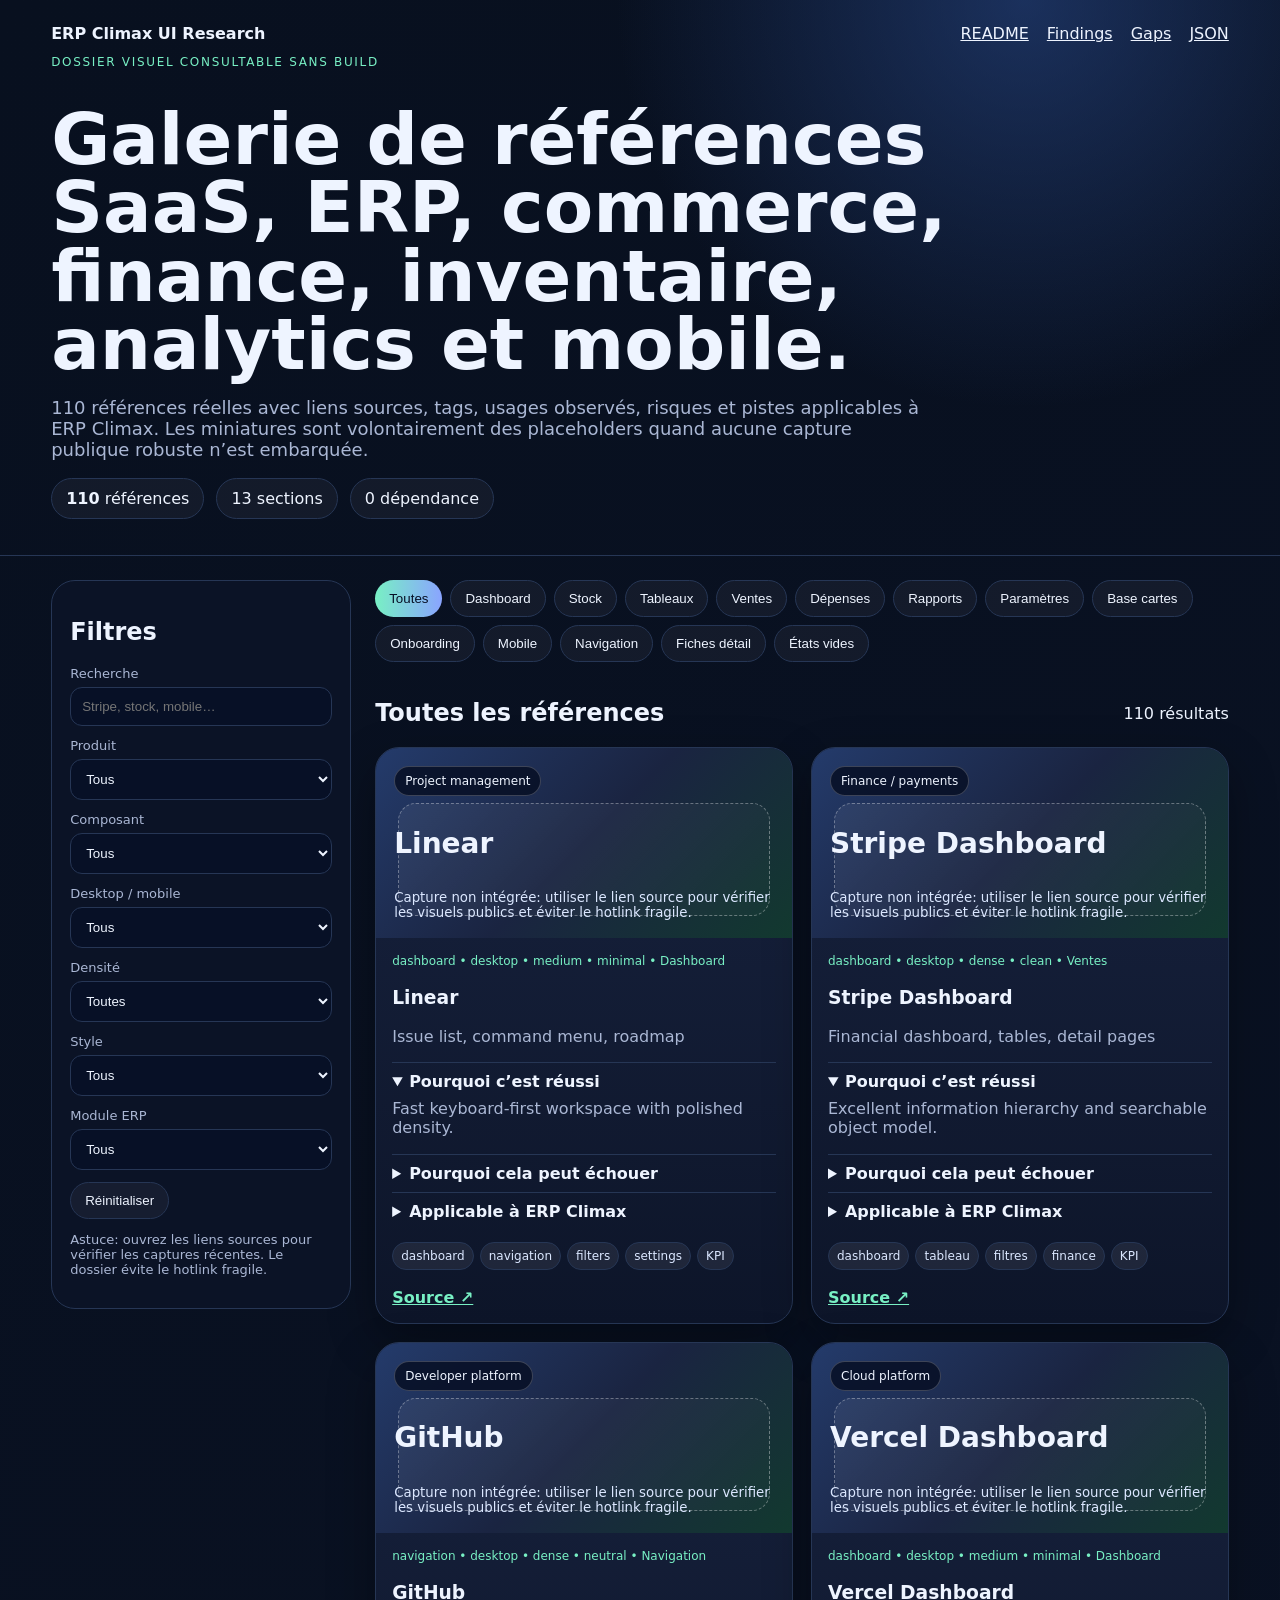
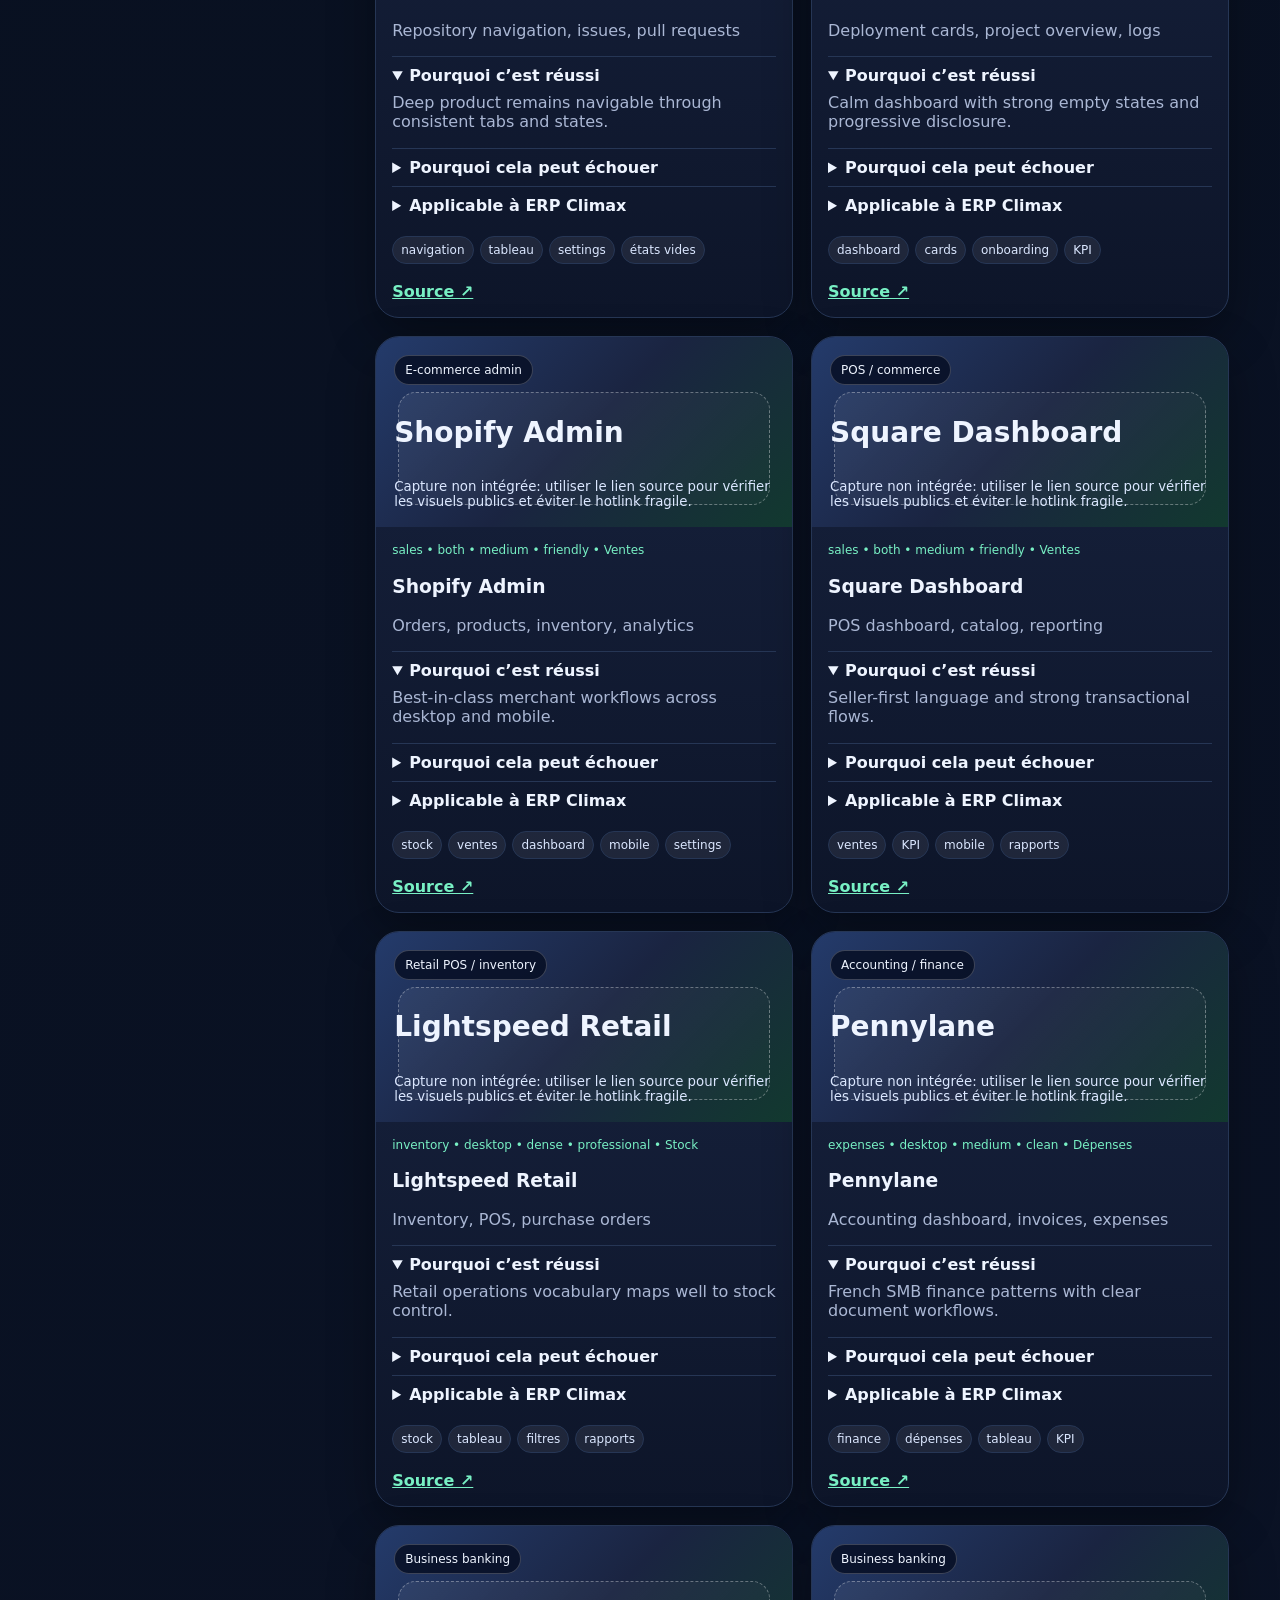
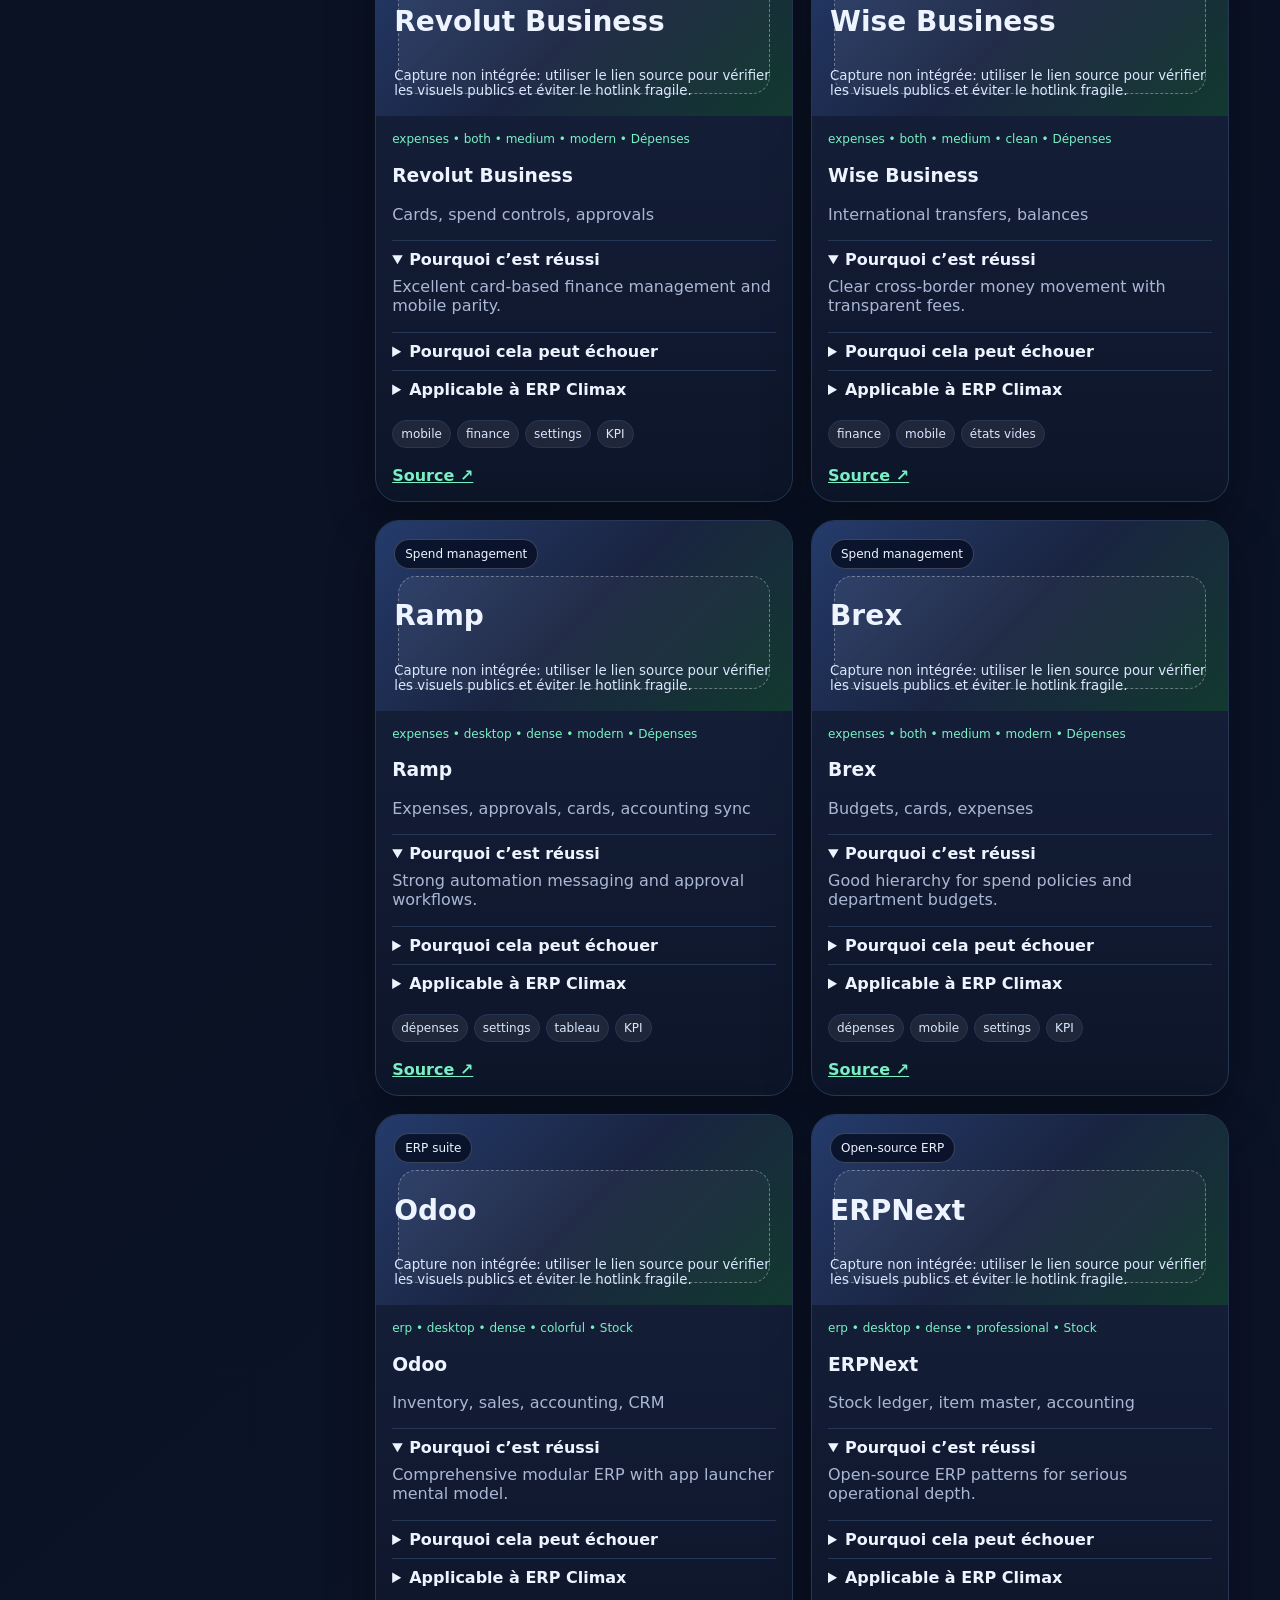
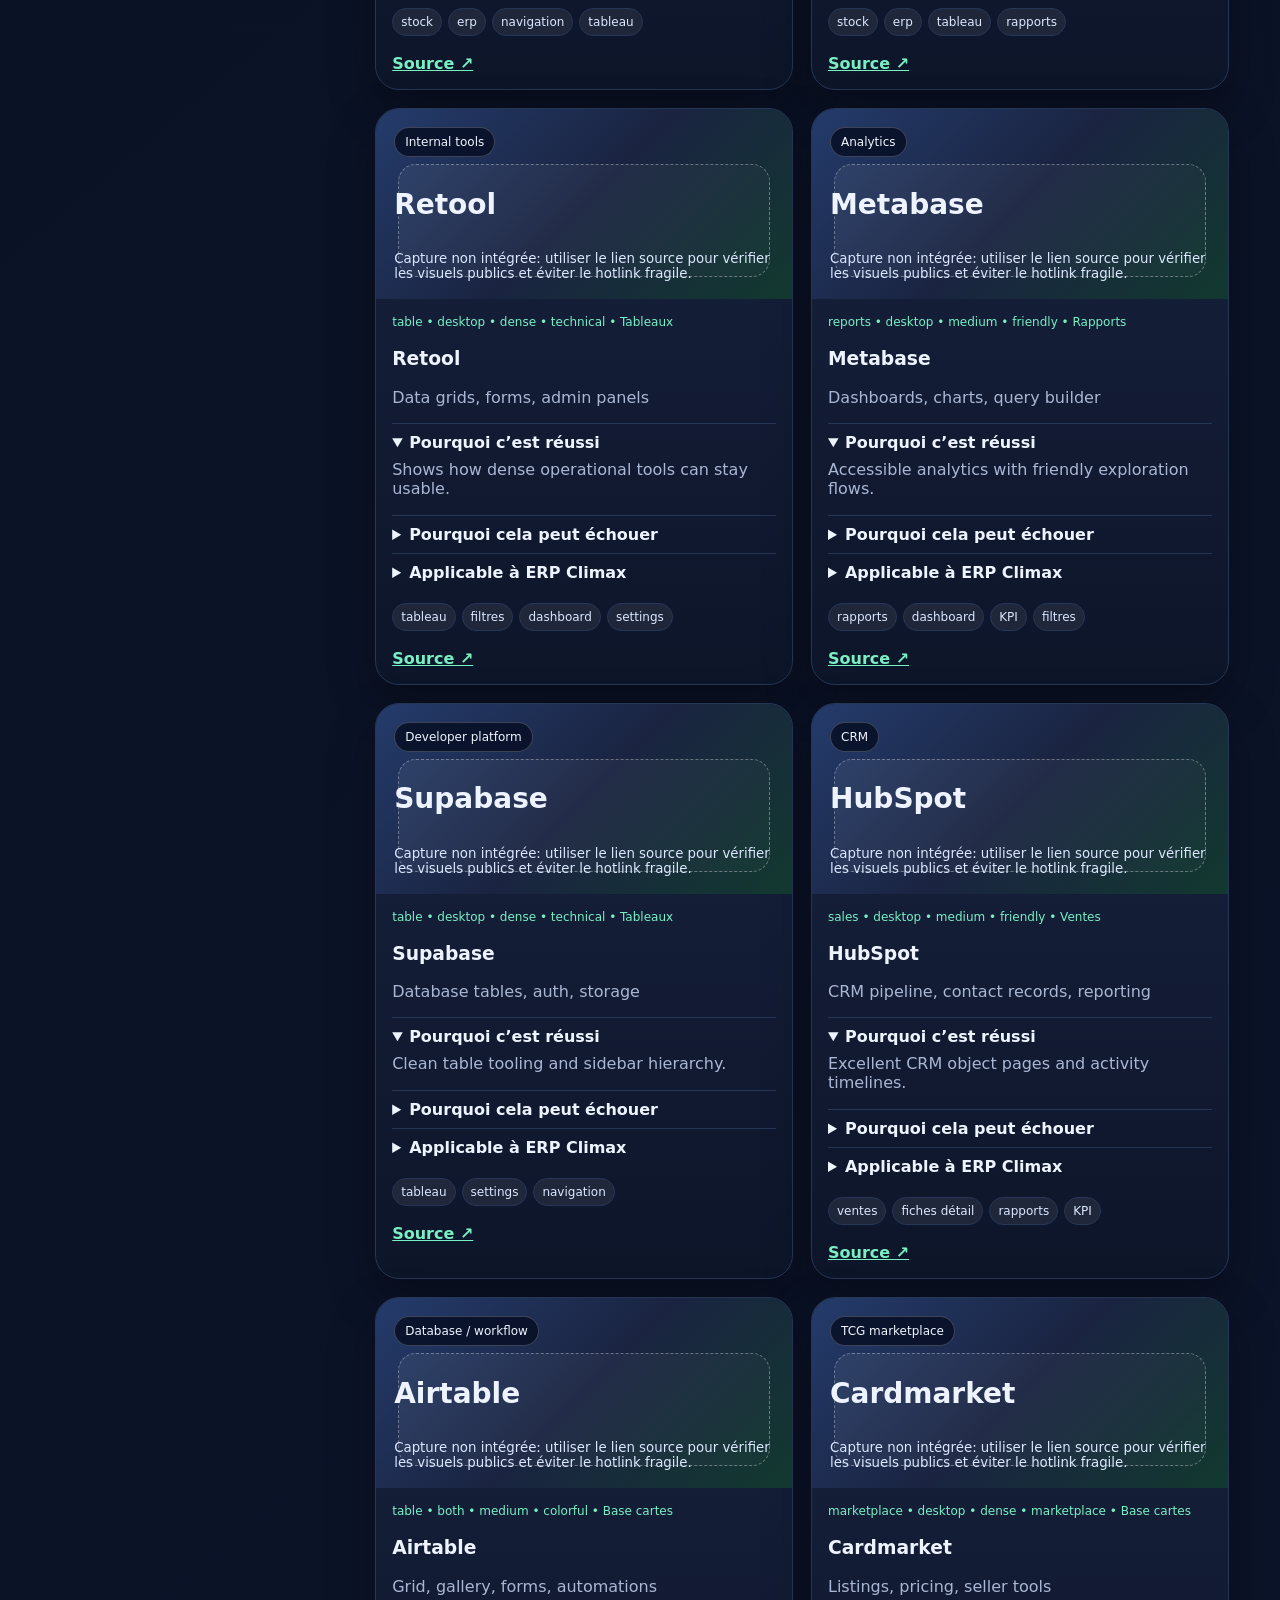
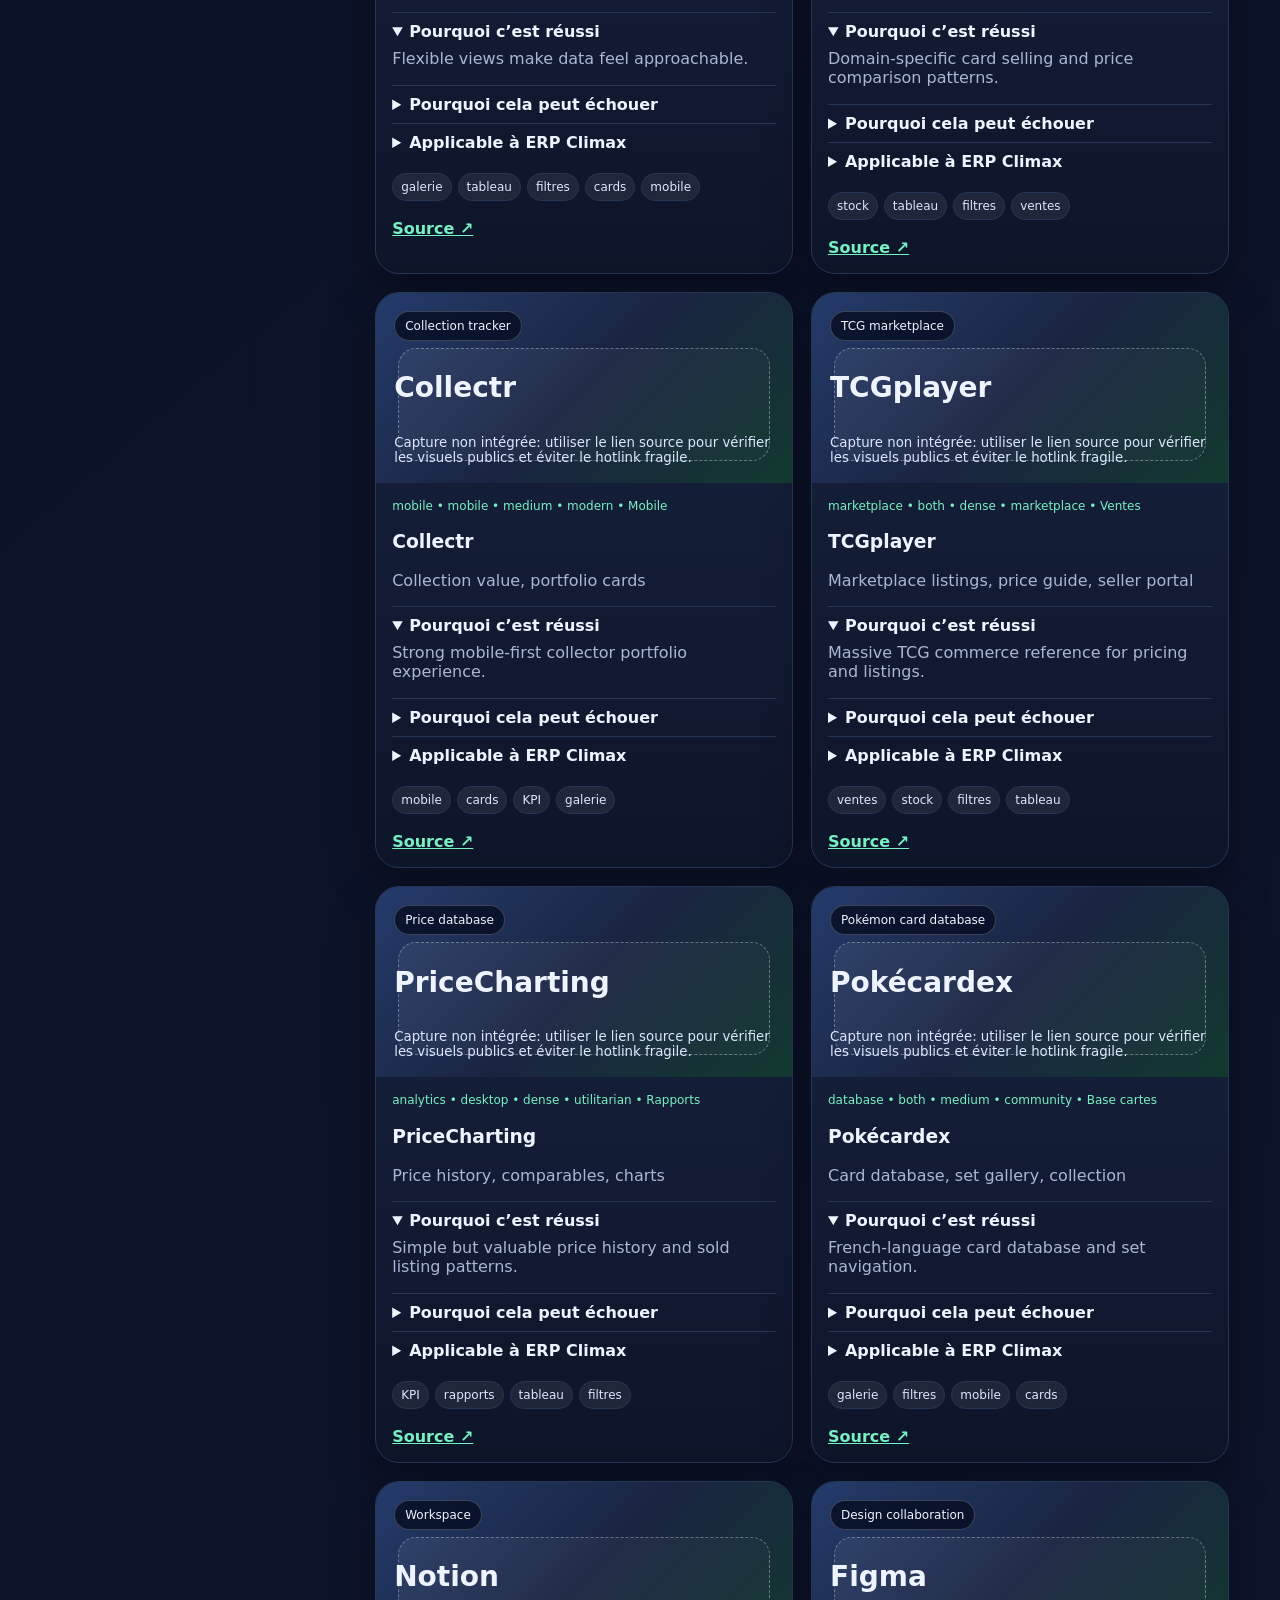
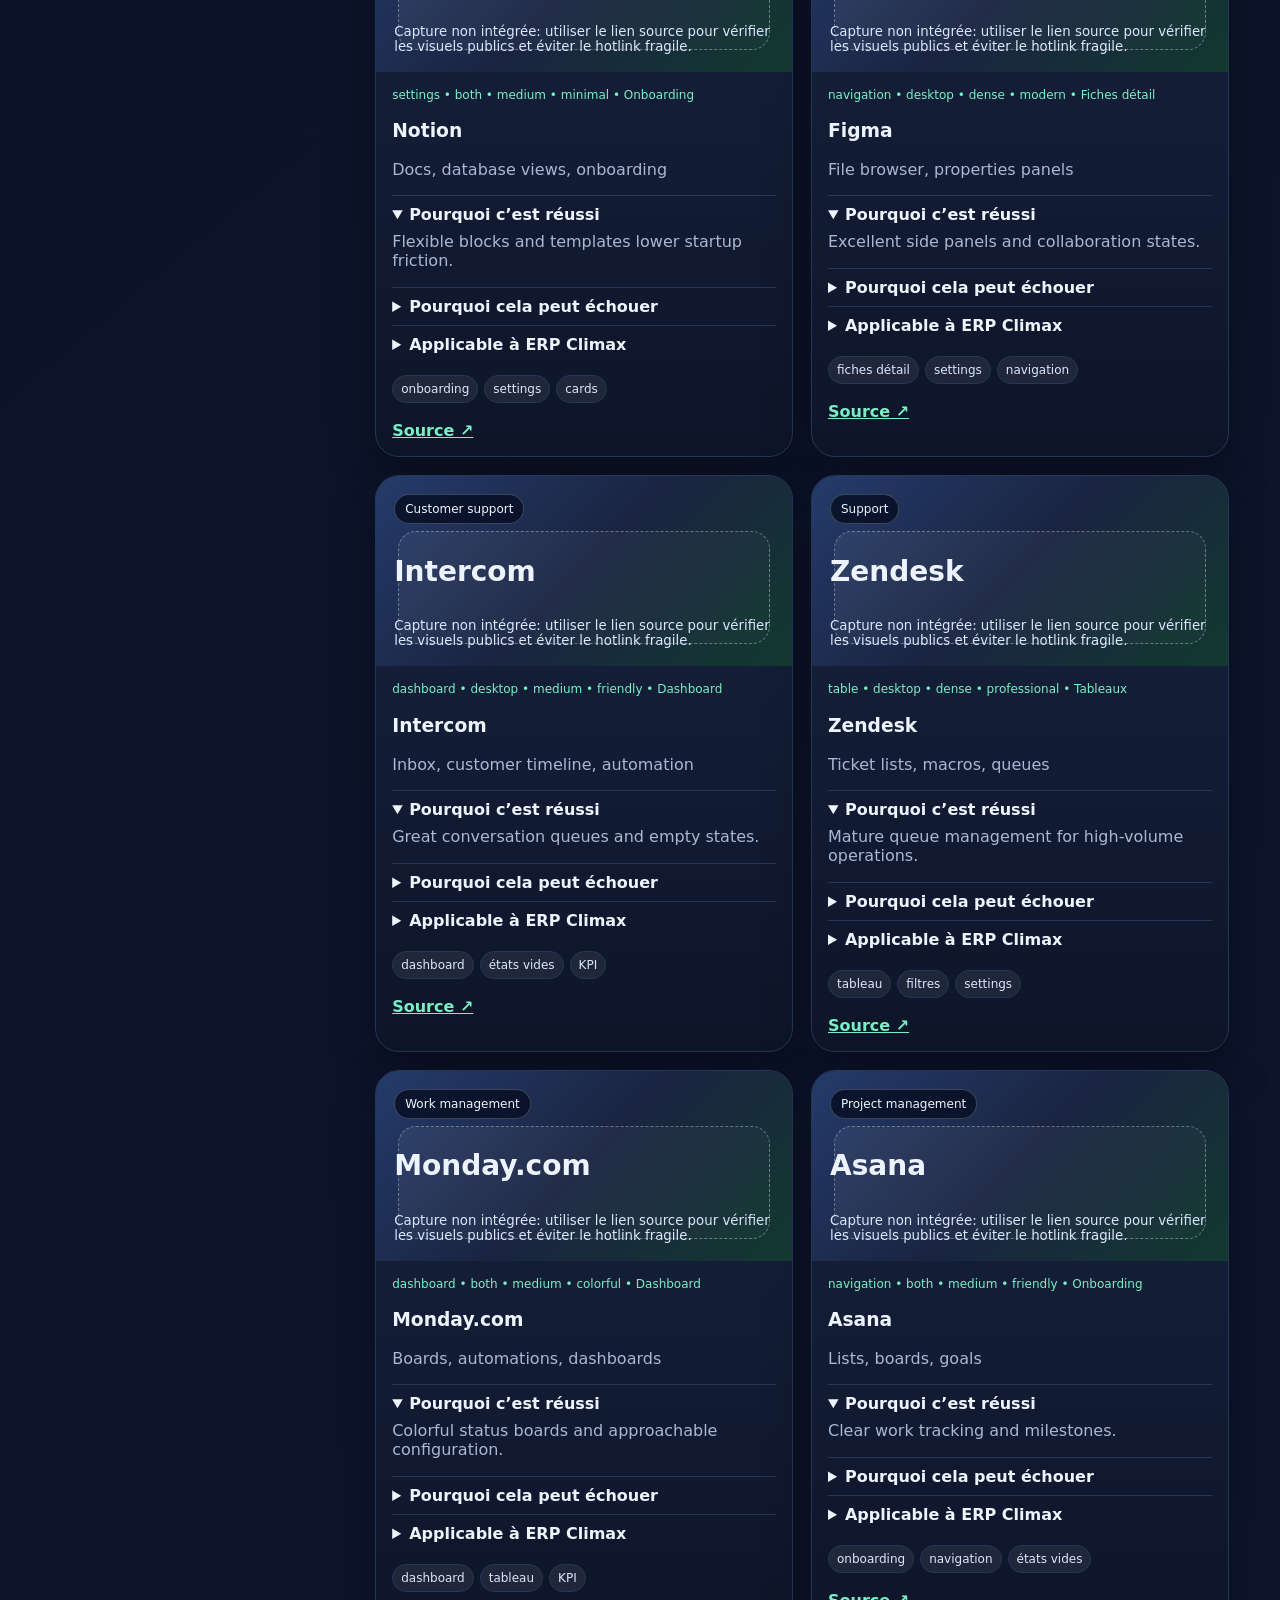
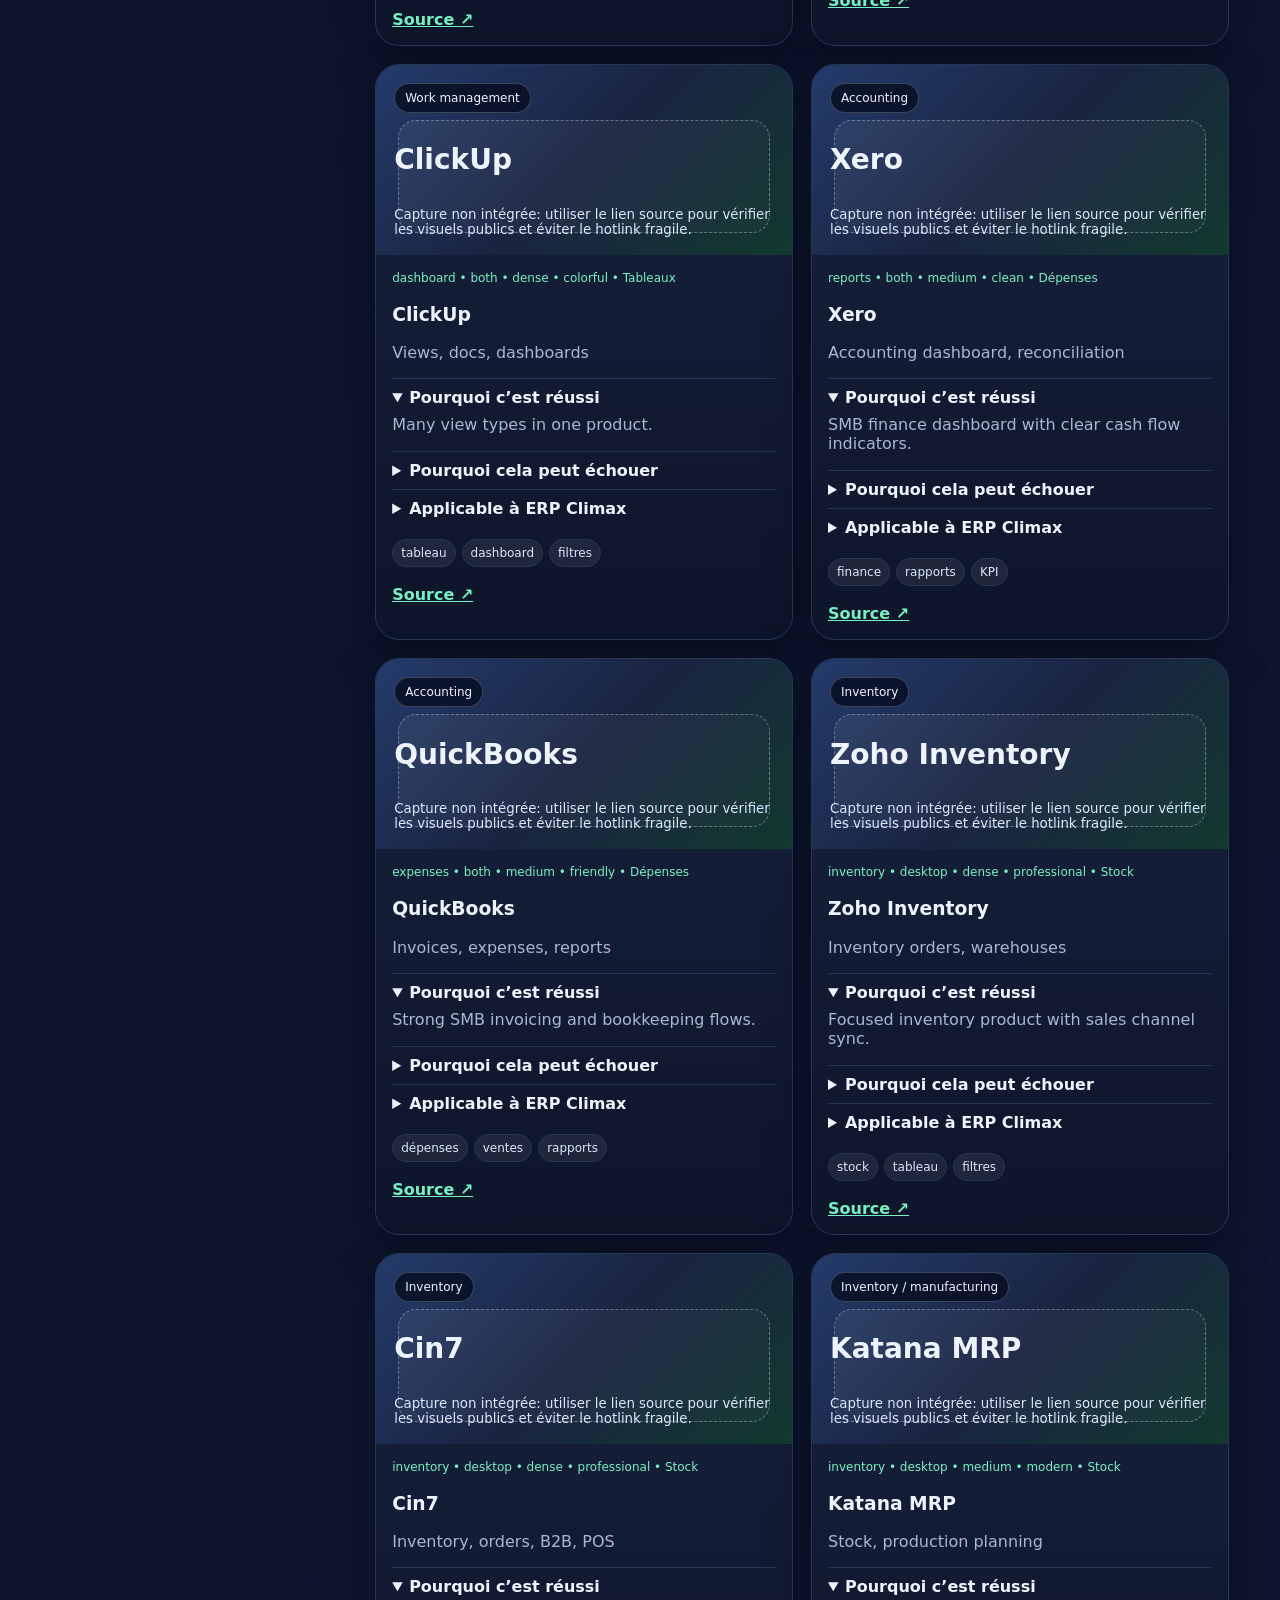
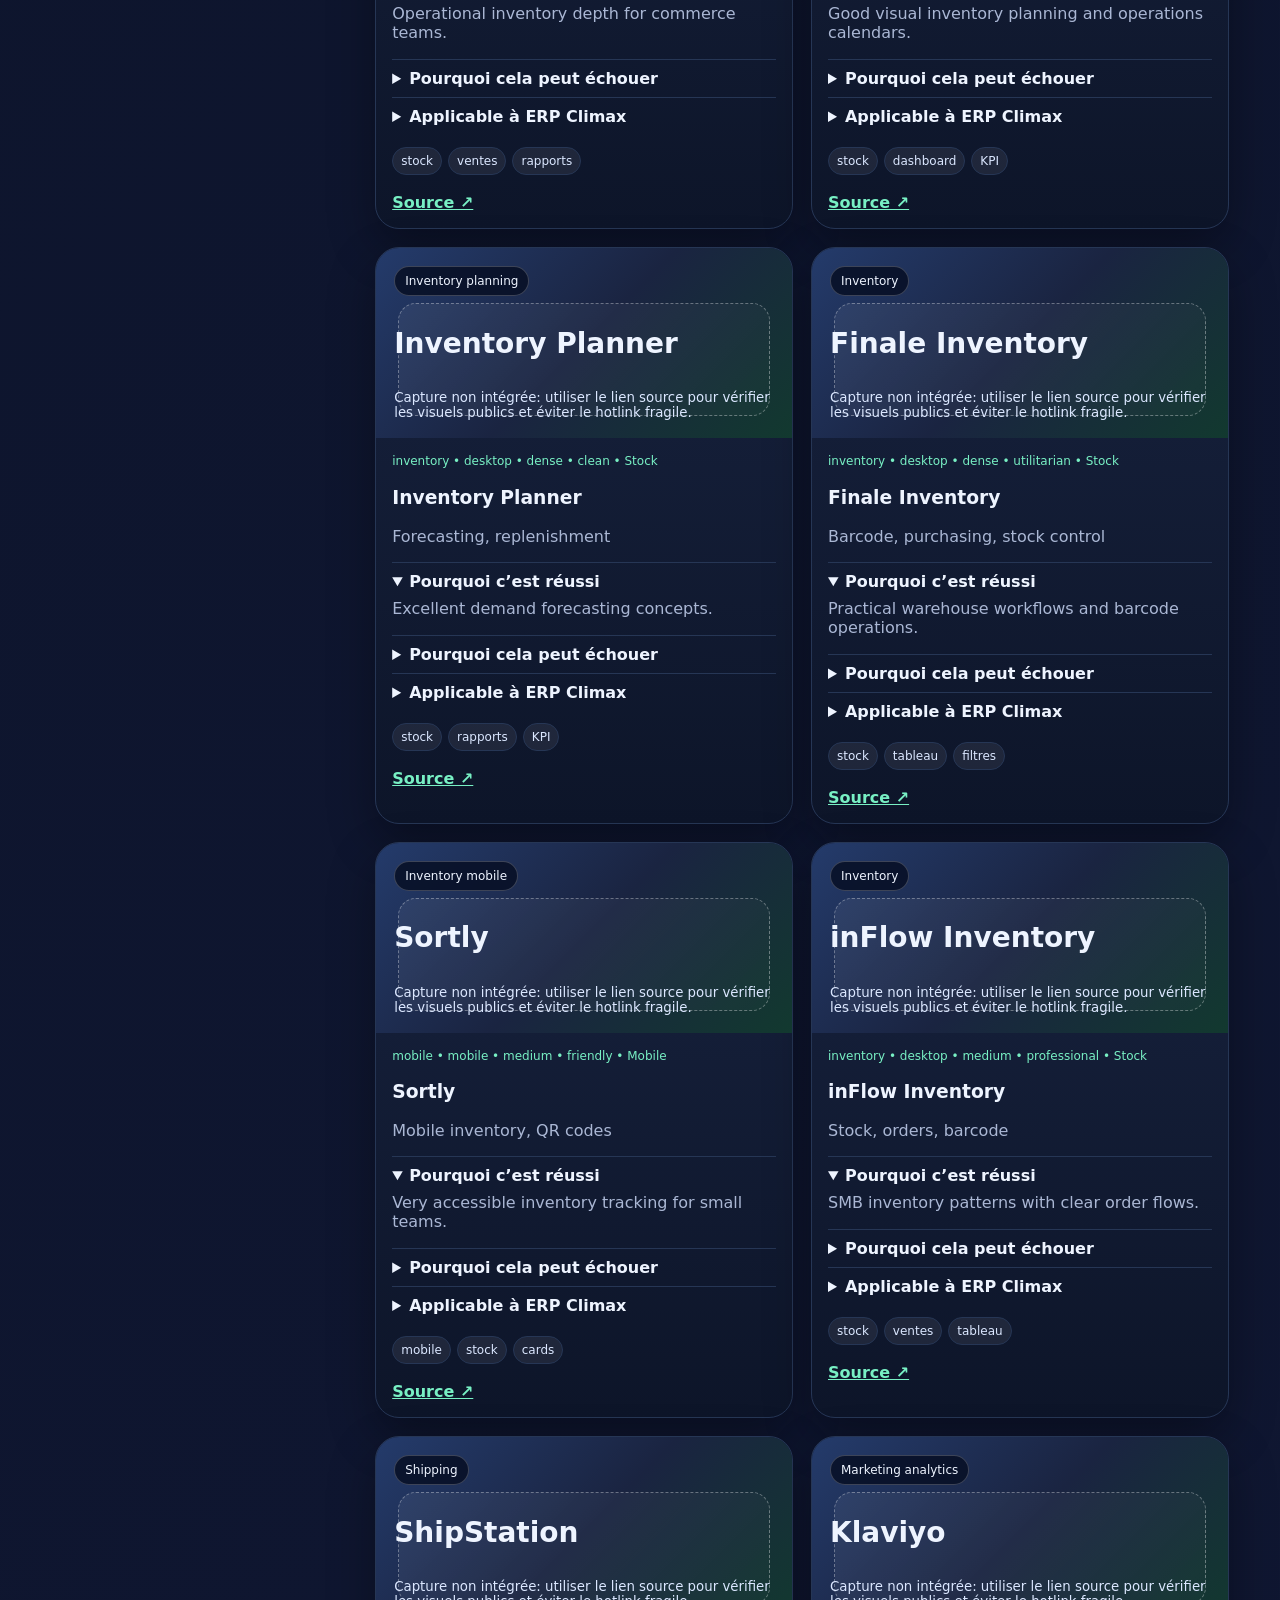
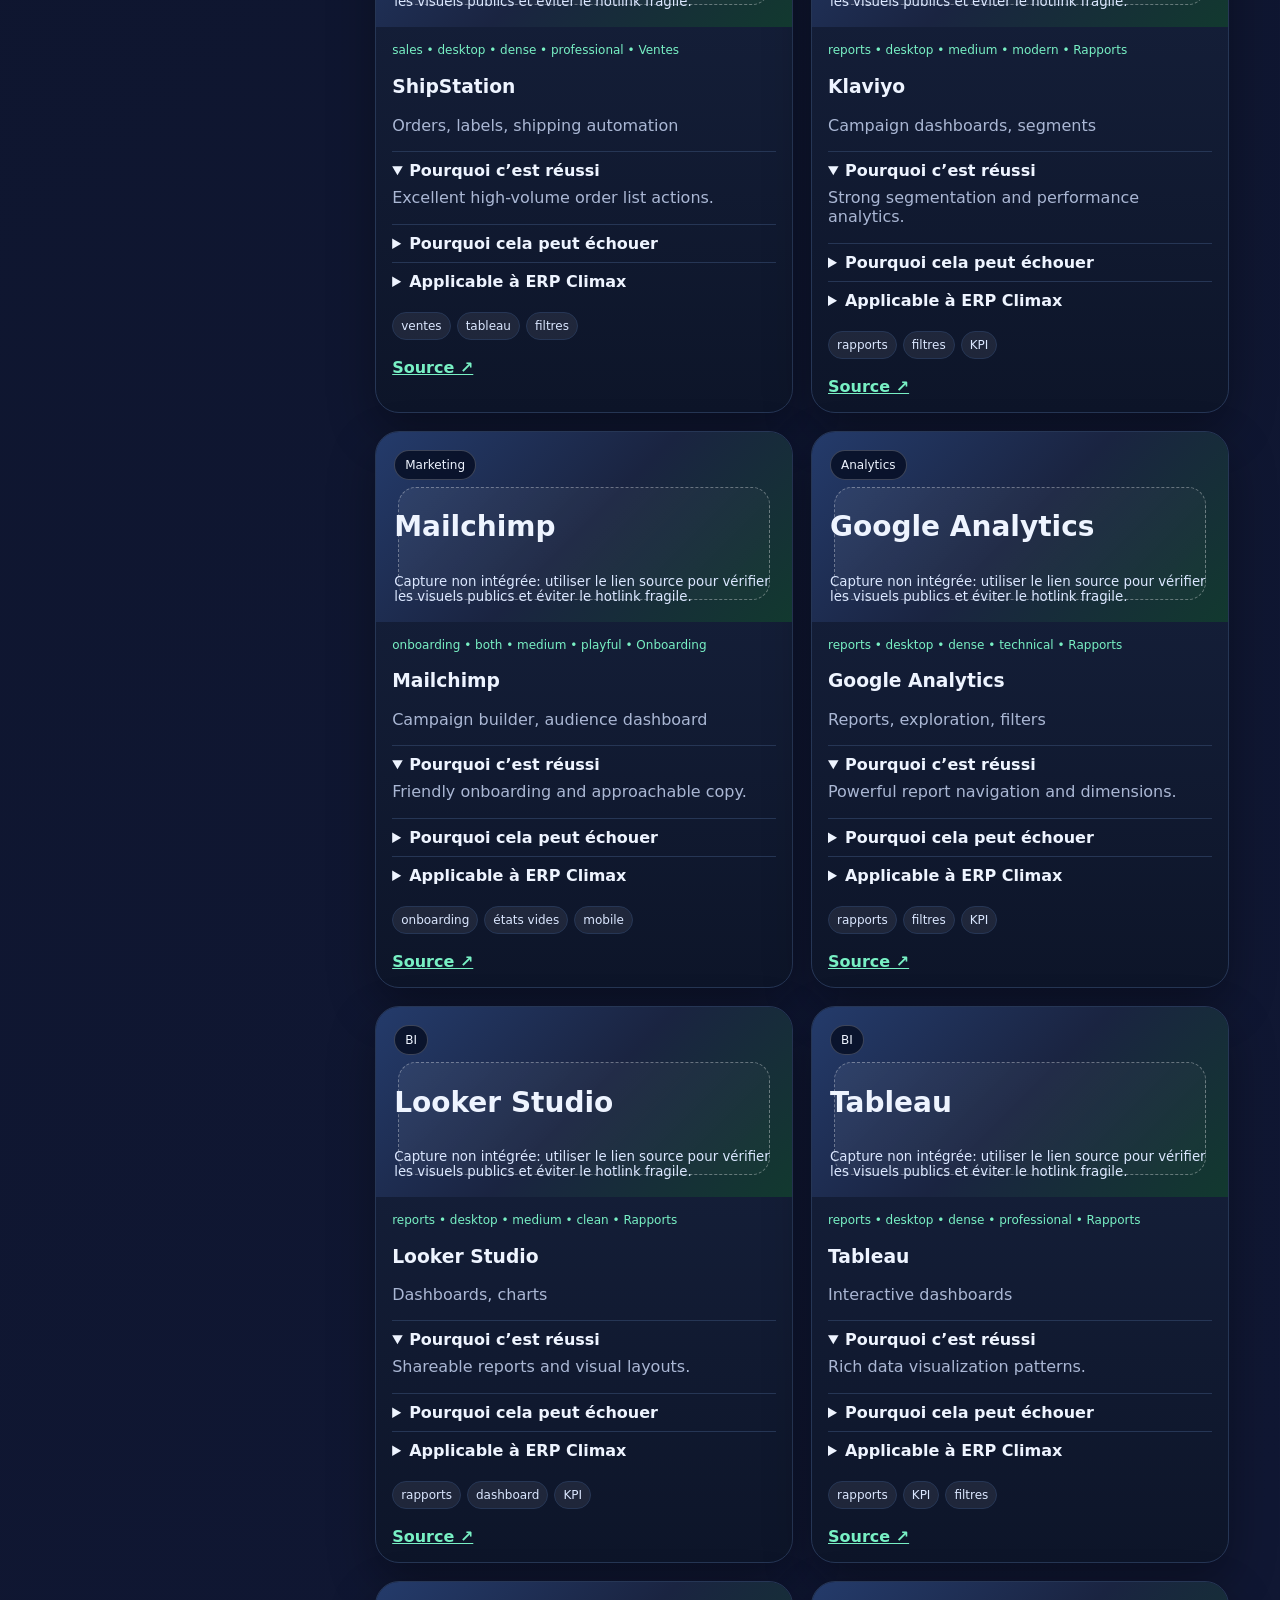
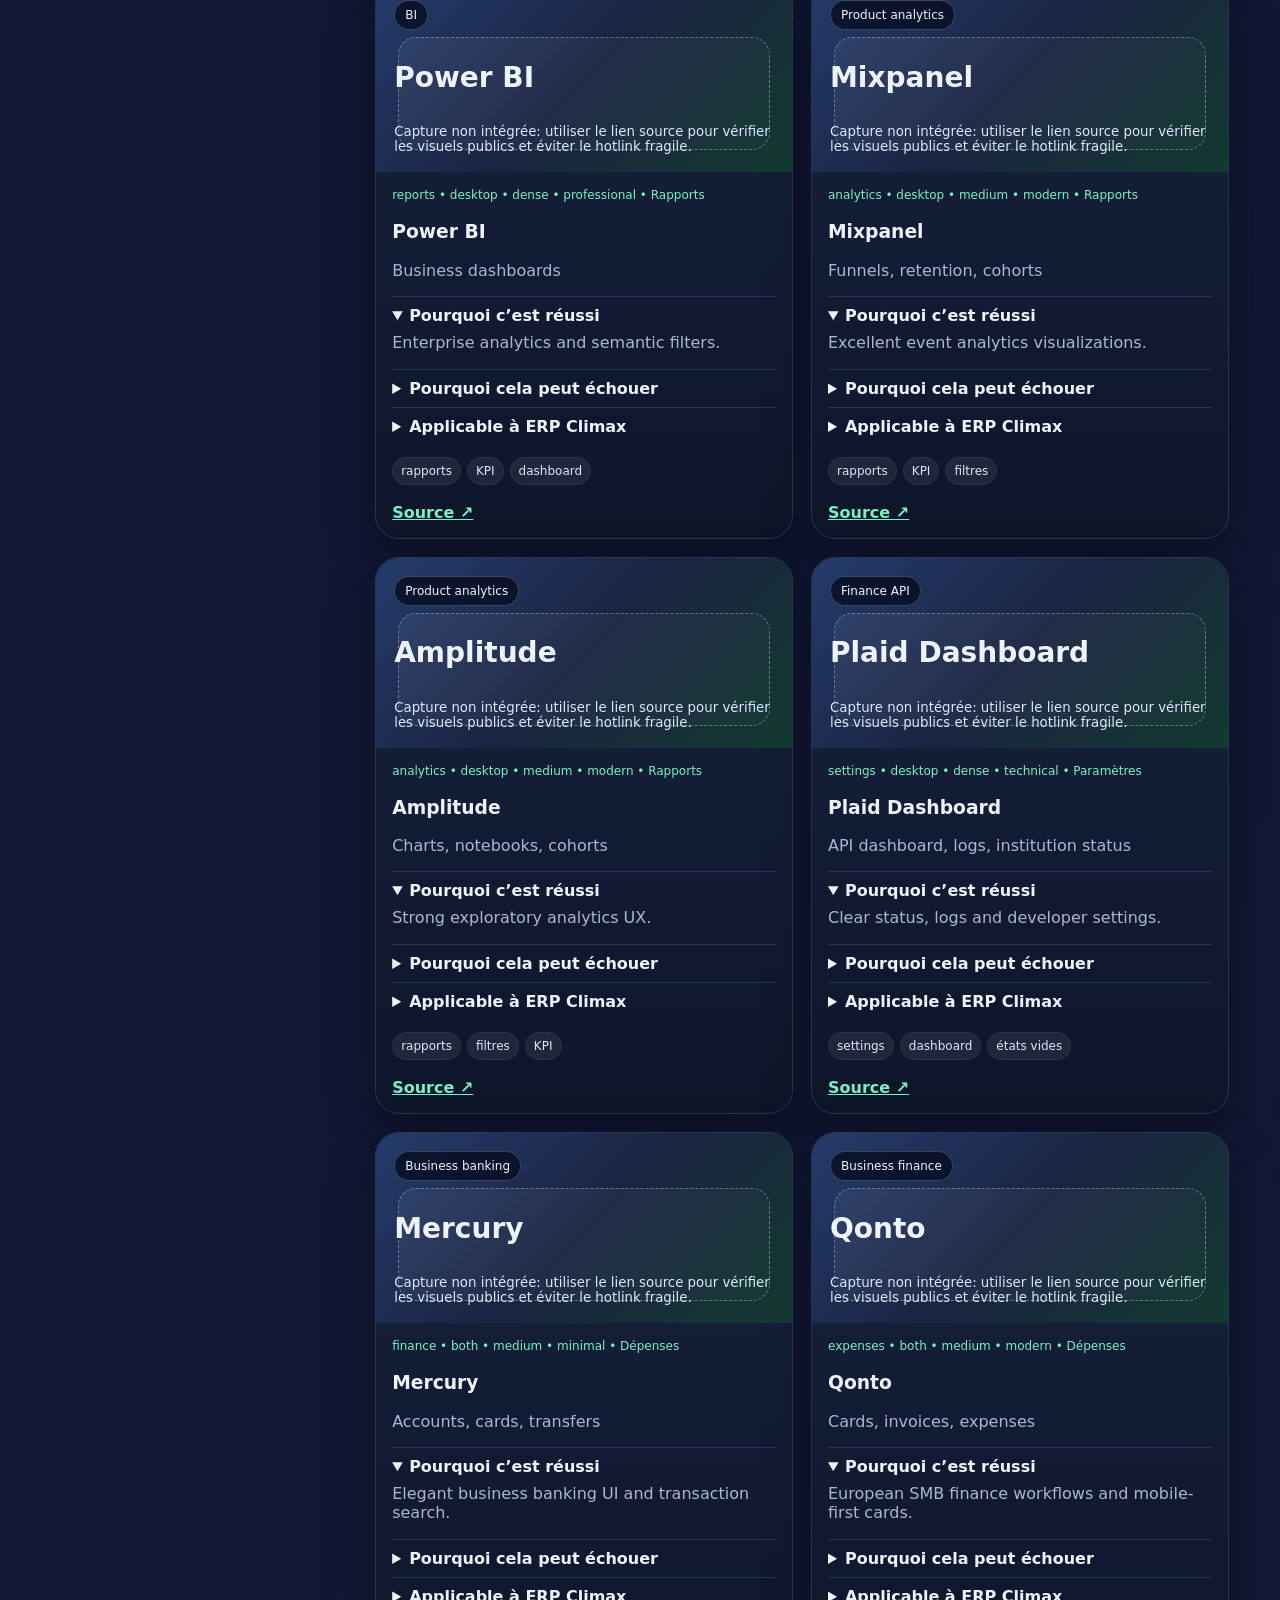
<file: docs/ui-research/index.html>
<!doctype html>
<html lang="fr">
<head>
<meta charset="utf-8">
<meta name="viewport" content="width=device-width,initial-scale=1">
<title>ERP Climax — UI Research Gallery</title>
<link rel="stylesheet" href="styles.css">
</head>
<body>
<header class="hero">
<nav>
<strong>ERP Climax UI Research</strong>
<a href="README.md">README</a>
<a href="UI_FINDINGS.md">Findings</a>
<a href="UI_GAPS.md">Gaps</a>
<a href="references.json">JSON</a>
</nav>
<section>
<p class="eyebrow">Dossier visuel consultable sans build</p>
<h1>Galerie de références SaaS, ERP, commerce, finance, inventaire, analytics et mobile.</h1>
<p>110 références réelles avec liens sources, tags, usages observés, risques et pistes applicables à ERP Climax. Les miniatures sont volontairement des placeholders quand aucune capture publique robuste n’est embarquée.</p>
<div class="stats">
<span>
<b id="count">110</b> références</span>
<span>13 sections</span>
<span>0 dépendance</span>
</div>
</section>
</header>
<main>
<aside class="filters">
<h2>Filtres</h2>
<label>Recherche<input id="q" placeholder="Stripe, stock, mobile…">
</label>
<label>Produit<select id="productType">
<option value="">Tous</option>
</select>
</label>
<label>Composant<select id="component">
<option value="">Tous</option>
</select>
</label>
<label>Desktop / mobile<select id="device">
<option value="">Tous</option>
</select>
</label>
<label>Densité<select id="density">
<option value="">Toutes</option>
</select>
</label>
<label>Style<select id="style">
<option value="">Tous</option>
</select>
</label>
<label>Module ERP<select id="module">
<option value="">Tous</option>
</select>
</label>
<button id="reset">Réinitialiser</button>
<p class="note">Astuce: ouvrez les liens sources pour vérifier les captures récentes. Le dossier évite le hotlink fragile.</p>
</aside>
<section class="content">
<div class="tabs" id="tabs">
</div>
<div class="toolbar">
<h2 id="sectionTitle">Toutes les références</h2>
<span id="resultCount">
</span>
</div>
<div class="grid" id="grid">
</div>
</section>
</main>
<template id="cardTemplate">
<article class="card">
<a class="thumb" target="_blank" rel="noreferrer">
<span class="badge">
</span>
<strong>
</strong>
<small>
</small>
</a>
<div class="body">
<div class="meta">
</div>
<h3>
</h3>
<p class="component">
</p>
<details open>
<summary>Pourquoi c’est réussi</summary>
<p class="works">
</p>
</details>
<details>
<summary>Pourquoi cela peut échouer</summary>
<p class="fails">
</p>
</details>
<details>
<summary>Applicable à ERP Climax</summary>
<p class="apply">
</p>
</details>
<div class="tags">
</div>
<a class="source" target="_blank" rel="noreferrer">Source ↗</a>
</div>
</article>
</template>
<script src="references-data.js">
</script>
<script src="app.js">
</script>
</body>
</html>
</file>
<file: docs/ui-research/styles.css>
:root{--bg:#0b1020;--panel:#121a31;--ink:#eef4ff;--muted:#aab7d4;--line:#263655;--accent:#78f0c4;--accent2:#8aa4ff}*{box-sizing:border-box}body{margin:0;background:linear-gradient(140deg,#08101f,#101733 45%,#17203b);color:var(--ink);font-family:Inter,ui-sans-serif,system-ui,-apple-system,Segoe UI,Arial,sans-serif}a{color:inherit}.hero{padding:24px clamp(16px,4vw,56px) 36px;border-bottom:1px solid var(--line);background:radial-gradient(circle at 80% 0,#27468599,transparent 35%)}nav{display:flex;gap:18px;align-items:center;flex-wrap:wrap}nav strong{margin-right:auto}.hero h1{font-size:clamp(34px,6vw,72px);line-height:.95;max-width:1100px;margin:36px 0 18px}.hero p{max-width:880px;color:var(--muted);font-size:18px}.eyebrow{color:var(--accent)!important;text-transform:uppercase;letter-spacing:.14em;font-size:12px!important}.stats{display:flex;gap:12px;flex-wrap:wrap}.stats span,.tabs button,.filters button{border:1px solid var(--line);background:#ffffff0b;border-radius:999px;padding:10px 14px}main{display:grid;grid-template-columns:300px 1fr;gap:24px;padding:24px clamp(16px,4vw,56px)}.filters{position:sticky;top:12px;align-self:start;background:#0d1529cc;border:1px solid var(--line);border-radius:24px;padding:18px}.filters label{display:block;color:var(--muted);font-size:13px;margin:12px 0}.filters input,.filters select{width:100%;margin-top:6px;border-radius:12px;border:1px solid var(--line);background:#071026;color:var(--ink);padding:11px}.filters button{color:var(--ink);cursor:pointer}.note{color:var(--muted);font-size:13px}.tabs{display:flex;gap:8px;flex-wrap:wrap;margin-bottom:18px}.tabs button{color:var(--ink);cursor:pointer}.tabs .active{background:linear-gradient(90deg,var(--accent),var(--accent2));color:#071026;border:0}.toolbar{display:flex;justify-content:space-between;align-items:center}.grid{display:grid;grid-template-columns:repeat(auto-fill,minmax(310px,1fr));gap:18px}.card{overflow:hidden;border:1px solid var(--line);border-radius:24px;background:linear-gradient(180deg,#17223e,#0d1529);box-shadow:0 18px 48px #0005}.thumb{min-height:190px;display:flex;flex-direction:column;justify-content:space-between;text-decoration:none;padding:18px;background:linear-gradient(135deg,#243b6b,#1a2441 50%,#12392f);position:relative}.thumb:after{content:"";position:absolute;inset:55px 22px 22px;border:1px dashed #ffffff55;border-radius:18px;background:linear-gradient(135deg,#ffffff10,#ffffff04)}.thumb strong{font-size:28px;z-index:1}.thumb small{z-index:1;color:#dbe7ff}.badge{align-self:flex-start;background:#071026dd;border:1px solid #ffffff35;border-radius:999px;padding:7px 10px;font-size:12px;z-index:1}.body{padding:16px}.meta{color:var(--accent);font-size:12px}.component{color:var(--muted)}details{border-top:1px solid var(--line);padding:9px 0}summary{cursor:pointer;font-weight:700}details p{color:var(--muted);margin:8px 0}.tags{display:flex;gap:6px;flex-wrap:wrap;margin:12px 0}.tags span{font-size:12px;color:#dbe7ff;background:#ffffff12;border:1px solid var(--line);border-radius:999px;padding:6px 8px}.source{display:inline-block;color:var(--accent);font-weight:700;margin-top:6px}@media(max-width:860px){main{grid-template-columns:1fr}.filters{position:static}.hero h1{font-size:40px}.grid{grid-template-columns:1fr}}
</file>
